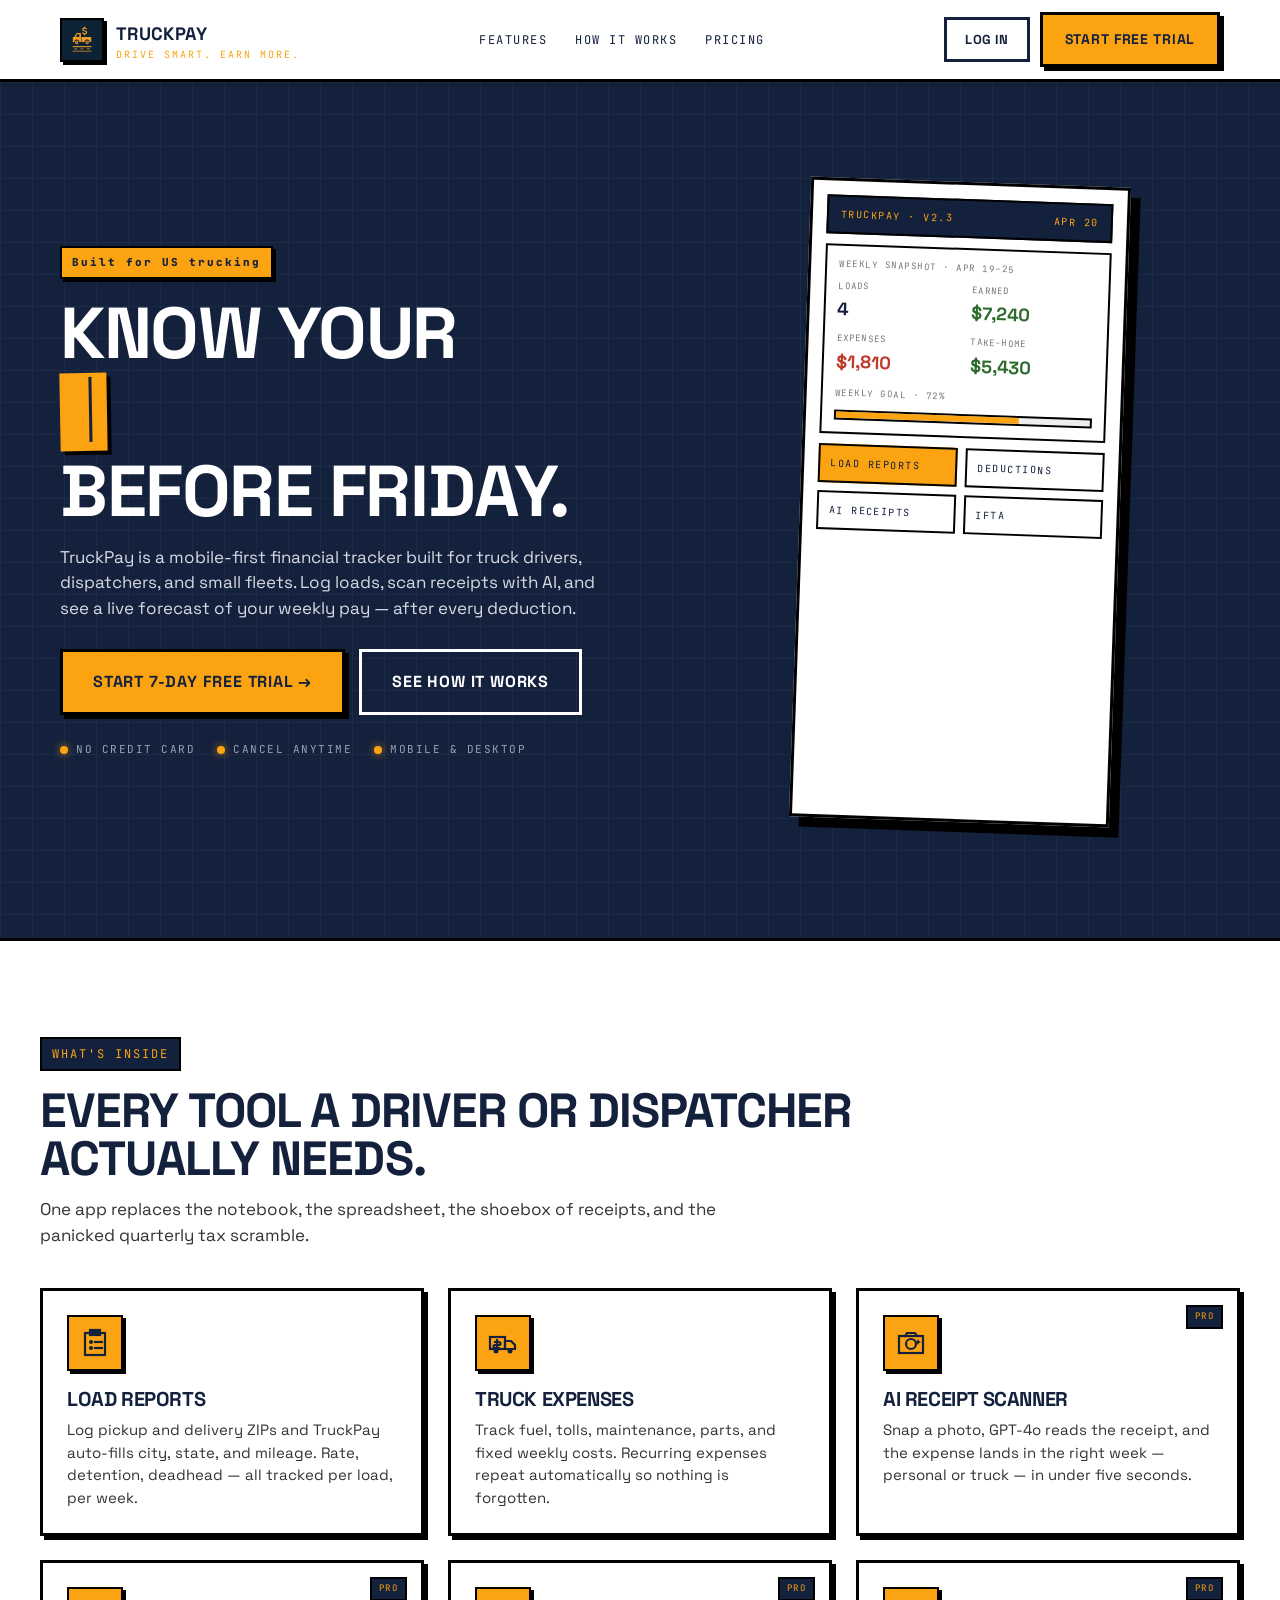
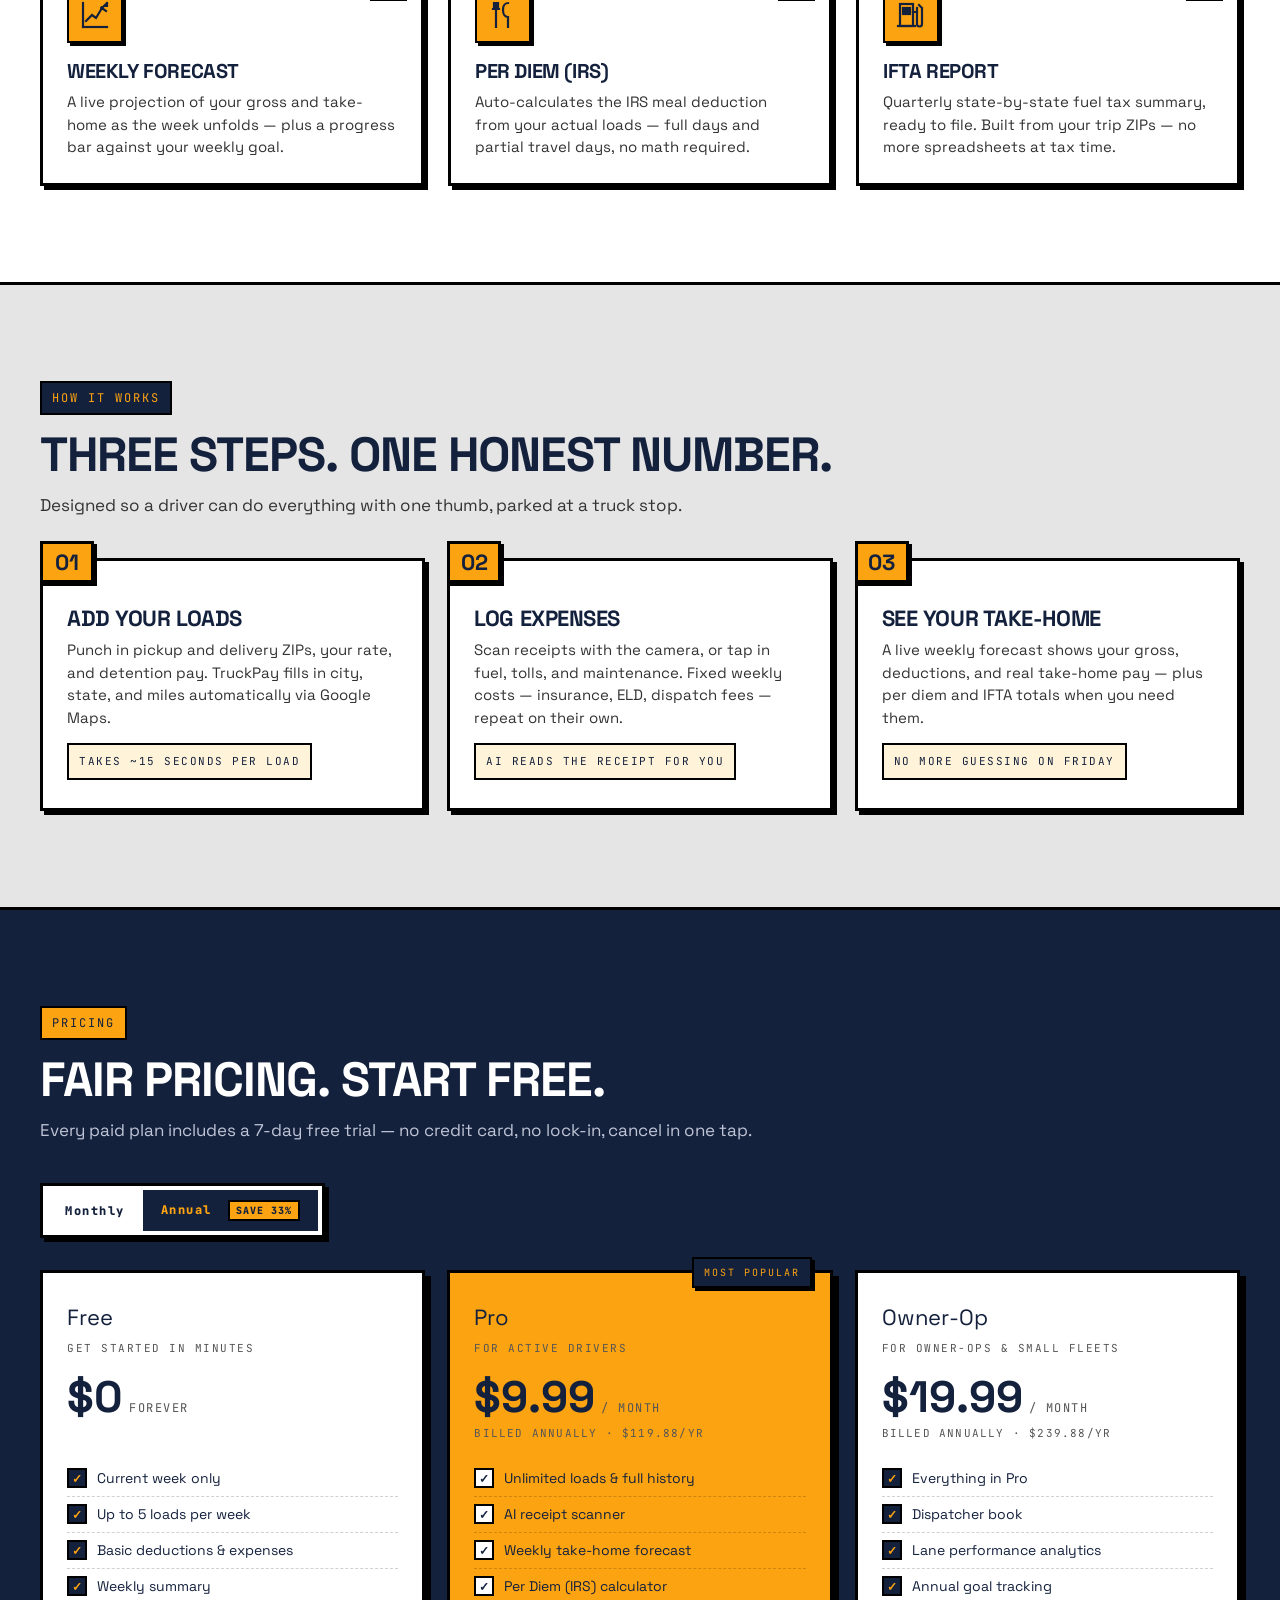
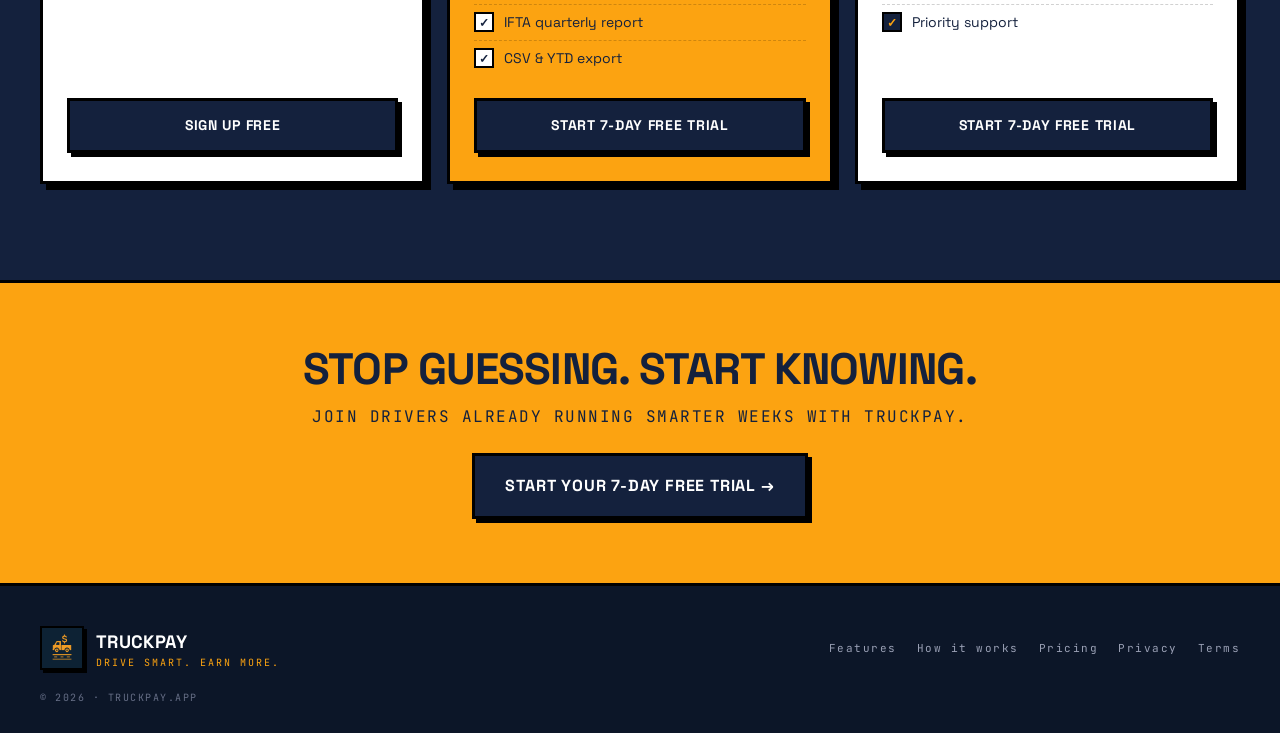
<file: landing-page/index.html>
<html lang="en">
<head>
  <meta charset="UTF-8" />
  <meta name="viewport" content="width=device-width, initial-scale=1.0" />
  <title>TruckPay &mdash; Drive Smart. Earn More.</title>
  <meta name="description" content="TruckPay is a mobile-first financial tracker for truck drivers, dispatchers, and small fleets. Track loads, expenses, IFTA, per diem, and real take-home pay." />
  <meta name="author" content="TruckPay" />

  <link rel="apple-touch-icon" sizes="180x180" href="../public/apple-touch-icon.png" />
  <link rel="icon" type="image/png" sizes="32x32" href="../public/favicon-32x32.png" />
  <link rel="icon" type="image/png" sizes="16x16" href="../public/favicon-16x16.png" />
  <link rel="shortcut icon" href="../public/favicon.ico" />

  <meta property="og:title" content="TruckPay - Drive Smart. Earn More." />
  <meta property="og:description" content="Know your real take-home before Friday." />
  <meta property="og:type" content="website" />
  <meta property="og:image" content="../public/logo.png" />

  <link rel="preconnect" href="https://fonts.googleapis.com" />
  <link rel="preconnect" href="https://fonts.gstatic.com" crossorigin />
  <link href="https://fonts.googleapis.com/css2?family=JetBrains+Mono:wght@400;700;800&family=Space+Grotesk:wght@400;500;700;800&display=swap" rel="stylesheet" />
  <style>
    :root {
      --navy: #14213d;
      --navy-deep: #0c1628;
      --orange: #fca311;
      --white: #ffffff;
      --light: #e5e5e5;
      --black: #000000;
      --green: #2d6a2d;
      --red: #c0392b;
      --mono: 'JetBrains Mono', monospace;
      --sans: 'Space Grotesk', sans-serif;
      --brutal-shadow: 6px 6px 0 0 var(--black);
      --brutal-shadow-sm: 4px 4px 0 0 var(--black);
      --brutal-shadow-lg: 10px 10px 0 0 var(--black);
    }
    * { box-sizing: border-box; margin: 0; padding: 0; }
    html { scroll-behavior: smooth; -webkit-text-size-adjust: 100%; }
    body {
      font-family: var(--sans); color: var(--black); background: var(--light); line-height: 1.5;
      background-image: linear-gradient(rgba(0,0,0,0.07) 1px, transparent 1px), linear-gradient(90deg, rgba(0,0,0,0.07) 1px, transparent 1px);
      background-size: 24px 24px; min-height: 100vh; overflow-x: hidden;
    }
    h1, h2, h3, h4 { font-family: var(--sans); font-weight: 800; text-transform: uppercase; letter-spacing: -0.02em; line-height: 1; }
    a { color: inherit; text-decoration: none; }
    img { display: block; max-width: 100%; }

    .nav { position: sticky; top: 0; z-index: 50; background: var(--white); border-bottom: 3px solid var(--black); box-shadow: 0 4px 0 0 rgba(0,0,0,0.08); }
    .nav-inner { max-width: 1200px; margin: 0 auto; padding: 12px 20px; display: flex; align-items: center; justify-content: space-between; gap: 12px; }
    .brand { display: flex; align-items: center; gap: 12px; color: var(--navy); }
    .brand-logo { width: 44px; height: 44px; border: 2px solid var(--black); box-shadow: 3px 3px 0 0 var(--black); object-fit: cover; transition: transform 0.25s ease; }
    .brand:hover .brand-logo { transform: rotate(-4deg) scale(1.05); }
    .brand-name { font-weight: 800; text-transform: uppercase; letter-spacing: 0.02em; font-size: 18px; color: var(--navy); }
    .brand-tag { color: var(--orange); font-family: var(--mono); font-size: 10px; letter-spacing: 2px; line-height: 1; display: block; margin-top: 3px; }
    .nav-links { display: none; gap: 28px; align-items: center; color: var(--navy); }
    .nav-links a { font-family: var(--mono); font-size: 12px; text-transform: uppercase; letter-spacing: 1.5px; transition: color 0.15s; position: relative; }
    .nav-links a::after { content: ''; position: absolute; left: 0; right: 0; bottom: -6px; height: 3px; background: var(--orange); transform: scaleX(0); transform-origin: left; transition: transform 0.2s ease; }
    .nav-links a:hover { color: var(--orange); }
    .nav-links a:hover::after { transform: scaleX(1); }
    .nav-cta { display: flex; gap: 10px; align-items: center; }

    .login-btn { display: inline-flex; align-items: center; gap: 8px; background: transparent; color: var(--navy); border: 3px solid var(--navy); padding: 10px 14px; font-family: var(--sans); font-weight: 800; text-transform: uppercase; letter-spacing: 0.05em; font-size: 13px; cursor: pointer; transition: background 0.15s ease, color 0.15s ease, transform 0.15s ease; }
    .login-btn:hover { background: var(--navy); color: var(--orange); transform: translateY(-1px); }
    .login-btn .login-label { display: none; }
    .login-btn svg { display: inline-block; }
    @media (min-width: 520px) {
      .login-btn .login-label { display: inline; }
      .login-btn svg { display: none; }
      .login-btn { padding: 10px 18px; }
    }

    .btn { display: inline-flex; align-items: center; justify-content: center; gap: 8px; font-family: var(--sans); font-weight: 800; text-transform: uppercase; letter-spacing: 0.05em; padding: 14px 22px; border: 3px solid var(--black); cursor: pointer; transition: transform 0.12s ease, box-shadow 0.12s ease, background 0.15s ease, color 0.15s ease; white-space: nowrap; font-size: 14px; }
    .btn-primary { background: var(--orange); color: var(--navy); box-shadow: var(--brutal-shadow-sm); }
    .btn-primary:hover { transform: translate(-2px, -2px); box-shadow: 6px 6px 0 0 var(--black); }
    .btn-primary:active { transform: translate(2px, 2px); box-shadow: 1px 1px 0 0 var(--black); }
    .btn-ghost { background: transparent; color: var(--white); border-color: var(--white); }
    .btn-ghost:hover { background: var(--white); color: var(--navy); }
    .btn-dark { background: var(--navy); color: var(--white); box-shadow: var(--brutal-shadow-sm); }
    .btn-dark:hover { transform: translate(-2px, -2px); box-shadow: 6px 6px 0 0 var(--black); background: var(--navy-deep); }
    .btn-lg { padding: 18px 30px; font-size: 16px; }

    .hero { position: relative; overflow: hidden; background: var(--navy); color: var(--white); border-bottom: 3px solid var(--black); }
    .hero::before { content: ''; position: absolute; inset: 0; background-image: linear-gradient(rgba(255,255,255,0.04) 1px, transparent 1px), linear-gradient(90deg, rgba(255,255,255,0.04) 1px, transparent 1px); background-size: 32px 32px; pointer-events: none; }
    .hero-inner { position: relative; max-width: 1200px; margin: 0 auto; padding: 56px 20px 72px; display: grid; grid-template-columns: 1fr; gap: 40px; align-items: center; }
    .eyebrow { display: inline-block; background: var(--orange); color: var(--navy); font-family: var(--mono); font-weight: 800; font-size: 11px; letter-spacing: 2px; padding: 6px 10px; border: 2px solid var(--black); box-shadow: 3px 3px 0 0 var(--black); margin-bottom: 18px; }
    .hero h1 { font-size: clamp(40px, 8vw, 72px); color: var(--white); margin-bottom: 18px; }
    .hero h1 .hl { background: var(--orange); color: var(--navy); padding: 2px 10px 4px; display: inline-block; line-height: 1; box-shadow: 4px 4px 0 0 var(--black); transform: rotate(-1deg); margin: 4px 0; min-width: 1ch; white-space: nowrap; }
    .hero h1 .hl #typed { display: inline-block; line-height: 1; vertical-align: baseline; }
    .hero h1 .hl #typed:empty::before { content: '\00a0'; }
    .hero h1 .hl .caret { display: inline-block; width: 3px; height: 0.9em; background: var(--navy); margin-left: 2px; vertical-align: -0.08em; animation: blink 0.9s steps(2) infinite; }
    @keyframes blink { 0%, 50% { opacity: 1; } 50.01%, 100% { opacity: 0; } }
    .hero p.lead { font-size: 17px; color: #d7dae3; max-width: 560px; margin-bottom: 28px; }
    .hero-cta { display: flex; gap: 14px; flex-wrap: wrap; margin-bottom: 26px; }
    .hero-trust { display: flex; gap: 22px; flex-wrap: wrap; align-items: center; font-family: var(--mono); font-size: 11px; letter-spacing: 1.5px; color: #9aa0b5; }
    .hero-trust span { display: inline-flex; align-items: center; gap: 8px; }
    .hero-trust .dot { display: inline-block; width: 8px; height: 8px; border-radius: 50%; background: var(--orange); box-shadow: 0 0 8px rgba(252,163,17,0.7); }
    .hero-trust span:nth-child(1) .dot { animation: flicker 2.4s infinite 0s; }
    .hero-trust span:nth-child(2) .dot { animation: flicker 2.4s infinite 0.8s; }
    .hero-trust span:nth-child(3) .dot { animation: flicker 2.4s infinite 1.6s; }
    @keyframes flicker {
      0%, 18%, 22%, 50%, 54%, 100% { opacity: 1; box-shadow: 0 0 10px rgba(252,163,17,0.9); }
      20%, 52% { opacity: 0.2; box-shadow: 0 0 2px rgba(252,163,17,0.2); }
      70% { opacity: 0.8; box-shadow: 0 0 14px rgba(252,163,17,1); }
    }

    .phone-wrap { position: relative; display: flex; justify-content: center; padding: 20px 0; }
    .phone { width: min(320px, 88%); aspect-ratio: 9 / 18; background: var(--white); border: 3px solid var(--black); box-shadow: var(--brutal-shadow-lg); padding: 14px; display: flex; flex-direction: column; gap: 10px; transform: rotate(2deg); animation: phoneFloat 6s ease-in-out infinite; }
    @keyframes phoneFloat { 0%, 100% { transform: rotate(2deg) translateY(0); } 50% { transform: rotate(2deg) translateY(-6px); } }
    .phone-header { background: var(--navy); color: var(--orange); padding: 10px 12px; font-family: var(--mono); font-size: 10px; letter-spacing: 1.5px; display: flex; justify-content: space-between; border: 2px solid var(--black); }
    .snap { border: 2px solid var(--black); background: var(--white); padding: 12px; color: var(--navy); }
    .snap-title { font-family: var(--mono); font-size: 9px; letter-spacing: 1.5px; color: #777; }
    .snap-row { display: grid; grid-template-columns: 1fr 1fr; gap: 10px; margin-top: 8px; }
    .snap-cell { display: flex; flex-direction: column; gap: 2px; }
    .snap-label { font-family: var(--mono); font-size: 9px; letter-spacing: 1.2px; color: #777; }
    .snap-val { font-weight: 800; font-size: 18px; color: var(--navy); }
    .snap-val.pos { color: var(--green); }
    .snap-val.neg { color: var(--red); }
    .goalbar { height: 10px; background: #eee; border: 2px solid var(--black); margin-top: 10px; overflow: hidden; }
    .goalbar > span { display: block; height: 100%; background: var(--orange); width: 72%; animation: goalGrow 1.4s ease-out 0.6s both; transform-origin: left; }
    @keyframes goalGrow { from { transform: scaleX(0); } to { transform: scaleX(1); } }
    .tiles { display: grid; grid-template-columns: 1fr 1fr; gap: 8px; }
    .tile-m { border: 2px solid var(--black); padding: 10px; font-family: var(--mono); font-size: 10px; letter-spacing: 1.5px; background: var(--white); color: var(--navy); }
    .tile-m.accent { background: var(--orange); }

    section { padding: 72px 20px; border-bottom: 3px solid var(--black); }
    .wrap { max-width: 1200px; margin: 0 auto; }
    .section-head { margin-bottom: 40px; text-align: left; }
    .section-kicker { display: inline-block; font-family: var(--mono); font-size: 12px; letter-spacing: 2px; background: var(--navy); color: var(--orange); padding: 6px 10px; border: 2px solid var(--black); margin-bottom: 16px; }
    .section-title { font-size: clamp(32px, 5vw, 48px); color: var(--navy); max-width: 820px; }
    .section-sub { margin-top: 14px; font-size: 17px; color: #333; max-width: 720px; }

    .features { background: var(--white); }
    .feature-grid { display: grid; grid-template-columns: 1fr; gap: 18px; }
    .feature { background: var(--white); border: 3px solid var(--black); padding: 24px; box-shadow: var(--brutal-shadow-sm); transition: transform 0.15s ease, box-shadow 0.15s ease; position: relative; }
    .feature:hover { transform: translate(-3px, -3px); box-shadow: 8px 8px 0 0 var(--black); }
    .feature .f-icon { width: 56px; height: 56px; background: var(--orange); border: 2px solid var(--black); display: grid; place-items: center; margin-bottom: 18px; box-shadow: 3px 3px 0 0 var(--black); transition: transform 0.25s ease; }
    .feature:hover .f-icon { transform: rotate(-6deg) scale(1.08); }
    .feature .f-icon svg { width: 32px; height: 32px; stroke: var(--navy); fill: none; stroke-width: 2.2; stroke-linecap: square; stroke-linejoin: miter; }
    .feature h3 { font-size: 20px; color: var(--navy); margin-bottom: 10px; }
    .feature p { color: #333; font-size: 15px; }
    .feature .f-tag { position: absolute; top: 14px; right: 14px; font-family: var(--mono); font-size: 9px; letter-spacing: 1.5px; background: var(--navy); color: var(--orange); padding: 3px 7px; border: 2px solid var(--black); }

    .how { background: var(--light); }
    .steps { display: grid; grid-template-columns: 1fr; gap: 22px; margin-top: 20px; }
    .step { background: var(--white); border: 3px solid var(--black); padding: 28px 24px; box-shadow: var(--brutal-shadow-sm); position: relative; transition: transform 0.15s ease, box-shadow 0.15s ease; }
    .step:hover { transform: translate(-3px, -3px); box-shadow: 8px 8px 0 0 var(--black); }
    .step-num { position: absolute; top: -20px; left: -3px; background: var(--orange); color: var(--navy); border: 3px solid var(--black); font-family: var(--sans); font-weight: 800; font-size: 22px; width: 54px; height: 42px; display: grid; place-items: center; box-shadow: 3px 3px 0 0 var(--black); }
    .step h3 { font-size: 22px; color: var(--navy); margin: 18px 0 10px; }
    .step p { color: #333; font-size: 15px; }
    .step .tip { margin-top: 14px; font-family: var(--mono); font-size: 11px; letter-spacing: 1.5px; color: var(--navy); background: #fff4d9; border: 2px solid var(--black); padding: 8px 10px; display: inline-block; }

    .pricing { background: var(--navy); color: var(--white); }
    .pricing .section-title { color: var(--white); }
    .pricing .section-sub { color: #bfc5d6; }
    .pricing .section-kicker { background: var(--orange); color: var(--navy); border-color: var(--black); }
    .toggle { display: inline-flex; background: var(--white); border: 3px solid var(--black); padding: 4px; box-shadow: var(--brutal-shadow-sm); margin-bottom: 32px; }
    .toggle button { background: transparent; color: var(--navy); border: none; font-family: var(--mono); font-weight: 800; font-size: 12px; letter-spacing: 1.5px; padding: 10px 18px; cursor: pointer; transition: background 0.15s ease, color 0.15s ease; }
    .toggle button.active { background: var(--navy); color: var(--orange); }
    .save-badge { display: inline-block; margin-left: 8px; background: var(--orange); color: var(--navy); font-family: var(--mono); font-size: 10px; padding: 2px 6px; border: 2px solid var(--black); letter-spacing: 1px; }
    .plans { display: grid; grid-template-columns: 1fr; gap: 22px; }
    .plan { background: var(--white); color: var(--navy); border: 3px solid var(--black); padding: 28px 24px; box-shadow: var(--brutal-shadow); display: flex; flex-direction: column; position: relative; transition: transform 0.2s ease, box-shadow 0.2s ease; }
    .plan:hover { transform: translate(-3px, -3px); box-shadow: 10px 10px 0 0 var(--black); }
    .plan.featured { background: var(--orange); transform: translateY(-6px); }
    .plan.featured:hover { transform: translate(-3px, -9px); }
    .plan.featured .plan-ribbon { position: absolute; top: -16px; right: 18px; background: var(--navy); color: var(--orange); font-family: var(--mono); font-size: 10px; letter-spacing: 2px; padding: 6px 10px; border: 2px solid var(--black); box-shadow: 3px 3px 0 0 var(--black); }
    .plan-name { font-size: 22px; color: var(--navy); margin-bottom: 6px; }
    .plan-desc { font-family: var(--mono); font-size: 11px; letter-spacing: 1.5px; color: #555; margin-bottom: 18px; }
    .plan-price { display: flex; align-items: baseline; gap: 6px; margin-bottom: 6px; }
    .plan-price .amt { font-size: 44px; font-weight: 800; color: var(--navy); line-height: 1; }
    .plan-price .per { font-family: var(--mono); font-size: 12px; letter-spacing: 1.5px; color: #555; }
    .plan-note { font-family: var(--mono); font-size: 11px; letter-spacing: 1.2px; color: #555; margin-bottom: 20px; min-height: 16px; }
    .plan ul { list-style: none; margin: 0 0 22px; padding: 0; flex: 1; }
    .plan li { display: flex; gap: 10px; align-items: flex-start; font-size: 14px; padding: 7px 0; border-top: 1px dashed rgba(0,0,0,0.18); }
    .plan li:first-child { border-top: none; }
    .plan li .check { flex-shrink: 0; width: 20px; height: 20px; background: var(--navy); color: var(--orange); border: 2px solid var(--black); display: grid; place-items: center; font-size: 12px; font-weight: 800; }
    .plan.featured li .check { background: var(--white); color: var(--navy); }
    .plan .btn { width: 100%; }

    .cta-banner { background: var(--orange); padding: 64px 20px; border-bottom: 3px solid var(--black); text-align: center; }
    .cta-banner h2 { font-size: clamp(30px, 5vw, 44px); color: var(--navy); margin-bottom: 14px; }
    .cta-banner p { color: var(--navy); font-size: 16px; margin-bottom: 24px; font-family: var(--mono); letter-spacing: 1.5px; }

    footer { background: var(--navy-deep); color: #9aa0b5; padding: 40px 20px 28px; }
    .foot-inner { max-width: 1200px; margin: 0 auto; display: flex; flex-direction: column; gap: 20px; }
    .foot-row { display: flex; flex-wrap: wrap; justify-content: space-between; gap: 18px; align-items: center; }
    .foot-links { display: flex; gap: 20px; flex-wrap: wrap; font-family: var(--mono); font-size: 11px; letter-spacing: 1.5px; }
    .foot-links a { transition: color 0.15s ease; }
    .foot-links a:hover { color: var(--orange); }
    .foot-copy { font-family: var(--mono); font-size: 10px; letter-spacing: 1.5px; color: #666e86; }

    @media (min-width: 720px) {
      .nav-links { display: flex; }
      .feature-grid { grid-template-columns: repeat(2, 1fr); }
      .steps { grid-template-columns: repeat(3, 1fr); }
    }
    @media (min-width: 960px) {
      .hero-inner { grid-template-columns: 1.15fr 1fr; padding: 80px 20px 96px; }
      .feature-grid { grid-template-columns: repeat(3, 1fr); gap: 24px; }
      .plans { grid-template-columns: repeat(3, 1fr); }
      section { padding: 96px 20px; }
    }
    @media (max-width: 520px) {
      .hero h1 { font-size: 38px; }
      .plan-price .amt { font-size: 36px; }
      .btn-lg { padding: 16px 22px; font-size: 14px; }
    }

    .hero-copy > * { opacity: 0; transform: translateY(14px); animation: rise 0.7s cubic-bezier(.2,.7,.3,1) forwards; }
    .hero-copy > *:nth-child(1) { animation-delay: 0.05s; }
    .hero-copy > *:nth-child(2) { animation-delay: 0.18s; }
    .hero-copy > *:nth-child(3) { animation-delay: 0.32s; }
    .hero-copy > *:nth-child(4) { animation-delay: 0.46s; }
    .hero-copy > *:nth-child(5) { animation-delay: 0.60s; }
    @keyframes rise { to { opacity: 1; transform: translateY(0); } }

    .reveal { opacity: 0; transform: translateY(22px); transition: opacity 0.6s ease, transform 0.6s cubic-bezier(.2,.7,.3,1); }
    .reveal.in { opacity: 1; transform: translateY(0); }

    @media (prefers-reduced-motion: reduce) {
      *, *::before, *::after { animation-duration: 0.001ms \!important; animation-iteration-count: 1 \!important; transition-duration: 0.001ms \!important; }
      .reveal { opacity: 1; transform: none; }
      .hero-copy > * { opacity: 1; transform: none; }
      .phone { animation: none; }
    }
  </style>
</head>
<body>
  <header class="nav">
    <div class="nav-inner">
      <a href="#top" class="brand" aria-label="TruckPay home">
        <img src="../public/logo.png" alt="TruckPay logo" class="brand-logo" />
        <span>
          <span class="brand-name">TruckPay</span>
          <span class="brand-tag">DRIVE SMART. EARN MORE.</span>
        </span>
      </a>
      <nav class="nav-links" aria-label="Primary">
        <a href="#features">Features</a>
        <a href="#how">How it works</a>
        <a href="#pricing">Pricing</a>
      </nav>
      <div class="nav-cta">
        <a href="#" class="login-btn" aria-label="Log in">
          <svg width="18" height="18" viewBox="0 0 24 24" fill="none" stroke="currentColor" stroke-width="2.5" stroke-linecap="square" stroke-linejoin="miter" aria-hidden="true">
            <path d="M15 3 h4 a2 2 0 0 1 2 2 v14 a2 2 0 0 1 -2 2 h-4" />
            <polyline points="10 17 15 12 10 7" />
            <line x1="15" y1="12" x2="3" y2="12" />
          </svg>
          <span class="login-label">Log In</span>
        </a>
        <a href="#pricing" class="btn btn-primary">Start Free Trial</a>
      </div>
    </div>
  </header>

  <main id="top" class="hero">
    <div class="hero-inner">
      <div class="hero-copy">
        <span class="eyebrow">Built for US trucking</span>
        <h1>
          Know your <br /> <span class="hl"><span id="typed">real take-home</span><span class="caret"></span></span><br /> before Friday.
        </h1>
        <p class="lead">
          TruckPay is a mobile-first financial tracker built for truck drivers, dispatchers, and small fleets.
          Log loads, scan receipts with AI, and see a live forecast of your weekly pay &mdash; after every deduction.
        </p>
        <div class="hero-cta">
          <a href="#pricing" class="btn btn-primary btn-lg">Start 7-Day Free Trial &rarr;</a>
          <a href="#how" class="btn btn-ghost btn-lg">See How It Works</a>
        </div>
        <div class="hero-trust">
          <span><span class="dot"></span>NO CREDIT CARD</span>
          <span><span class="dot"></span>CANCEL ANYTIME</span>
          <span><span class="dot"></span>MOBILE &amp; DESKTOP</span>
        </div>
      </div>

      <div class="phone-wrap" aria-hidden="true">
        <div class="phone">
          <div class="phone-header">
            <span>TRUCKPAY &middot; V2.3</span>
            <span>APR 20</span>
          </div>
          <div class="snap">
            <div class="snap-title">WEEKLY SNAPSHOT &middot; APR 19&ndash;25</div>
            <div class="snap-row">
              <div class="snap-cell"><span class="snap-label">LOADS</span><span class="snap-val">4</span></div>
              <div class="snap-cell"><span class="snap-label">EARNED</span><span class="snap-val pos">$7,240</span></div>
              <div class="snap-cell"><span class="snap-label">EXPENSES</span><span class="snap-val neg">$1,810</span></div>
              <div class="snap-cell"><span class="snap-label">TAKE-HOME</span><span class="snap-val pos">$5,430</span></div>
            </div>
            <div class="snap-title" style="margin-top:12px;">WEEKLY GOAL &middot; 72%</div>
            <div class="goalbar"><span></span></div>
          </div>
          <div class="tiles">
            <div class="tile-m accent">LOAD REPORTS</div>
            <div class="tile-m">DEDUCTIONS</div>
            <div class="tile-m">AI RECEIPTS</div>
            <div class="tile-m">IFTA</div>
          </div>
        </div>
      </div>
    </div>
  </main>
  <section id="features" class="features">
    <div class="wrap">
      <div class="section-head">
        <span class="section-kicker">WHAT'S INSIDE</span>
        <h2 class="section-title">Every tool a driver or dispatcher actually needs.</h2>
        <p class="section-sub">One app replaces the notebook, the spreadsheet, the shoebox of receipts, and the panicked quarterly tax scramble.</p>
      </div>
      <div class="feature-grid">

        <div class="feature reveal">
          <div class="f-icon" aria-hidden="true">
            <svg viewBox="0 0 32 32">
              <rect x="6" y="6" width="20" height="22" />
              <rect x="11" y="3" width="10" height="5" fill="#14213d" stroke="#14213d" />
              <circle cx="12" cy="15" r="2" fill="#14213d" stroke="none" />
              <line x1="16" y1="15" x2="23" y2="15" />
              <circle cx="12" cy="21" r="2" fill="#14213d" stroke="none" />
              <line x1="16" y1="21" x2="23" y2="21" />
            </svg>
          </div>
          <h3>Load Reports</h3>
          <p>Log pickup and delivery ZIPs and TruckPay auto-fills city, state, and mileage. Rate, detention, deadhead &mdash; all tracked per load, per week.</p>
        </div>

        <div class="feature reveal">
          <div class="f-icon" aria-hidden="true">
            <svg viewBox="0 0 32 32">
              <rect x="3" y="10" width="15" height="12" />
              <path d="M18 14 h6 l4 4 v4 H18 z" />
              <circle cx="9" cy="24" r="2.5" fill="#14213d" stroke="none" />
              <circle cx="23" cy="24" r="2.5" fill="#14213d" stroke="none" />
              <path d="M10 13 v6 M8 15 h4 a1.5 1.5 0 0 1 0 3 h-4 a1.5 1.5 0 0 0 0 3 h4" stroke="#14213d" />
            </svg>
          </div>
          <h3>Truck Expenses</h3>
          <p>Track fuel, tolls, maintenance, parts, and fixed weekly costs. Recurring expenses repeat automatically so nothing is forgotten.</p>
        </div>

        <div class="feature reveal">
          <div class="f-icon" aria-hidden="true">
            <svg viewBox="0 0 32 32">
              <rect x="4" y="9" width="24" height="17" />
              <path d="M10 9 l2-3 h8 l2 3" />
              <circle cx="16" cy="17" r="5" />
              <path d="M23 12 l1 2 2 1 -2 1 -1 2 -1-2 -2-1 2-1 z" fill="#14213d" stroke="none" />
            </svg>
          </div>
          <span class="f-tag">PRO</span>
          <h3>AI Receipt Scanner</h3>
          <p>Snap a photo, GPT-4o reads the receipt, and the expense lands in the right week &mdash; personal or truck &mdash; in under five seconds.</p>
        </div>

        <div class="feature reveal">
          <div class="f-icon" aria-hidden="true">
            <svg viewBox="0 0 32 32">
              <polyline points="4,28 4,4" />
              <polyline points="4,28 28,28" />
              <polyline points="7,22 13,16 17,19 23,9 27,12" />
              <circle cx="23" cy="9" r="2" fill="#14213d" stroke="none" />
              <path d="M25 7 l3-3 M28 4 v3 h-3" stroke="#14213d" />
            </svg>
          </div>
          <span class="f-tag">PRO</span>
          <h3>Weekly Forecast</h3>
          <p>A live projection of your gross and take-home as the week unfolds &mdash; plus a progress bar against your weekly goal.</p>
        </div>

        <div class="feature reveal">
          <div class="f-icon" aria-hidden="true">
            <svg viewBox="0 0 32 32">
              <path d="M9 4 v10 M7 4 v6 M11 4 v6 M6 10 h6 M9 14 v14" />
              <path d="M21 4 c-3 0 -5 3 -5 7 c0 4 2 7 5 7 v10" />
            </svg>
          </div>
          <span class="f-tag">PRO</span>
          <h3>Per Diem (IRS)</h3>
          <p>Auto-calculates the IRS meal deduction from your actual loads &mdash; full days and partial travel days, no math required.</p>
        </div>

        <div class="feature reveal">
          <div class="f-icon" aria-hidden="true">
            <svg viewBox="0 0 32 32">
              <rect x="5" y="5" width="13" height="22" />
              <line x1="3" y1="27" x2="20" y2="27" />
              <rect x="8" y="9" width="7" height="6" fill="#14213d" stroke="#14213d" />
              <path d="M18 13 h4 v12 a2.5 2.5 0 0 0 5 0 V9 l-3-3" />
              <line x1="22" y1="9" x2="22" y2="13" />
            </svg>
          </div>
          <span class="f-tag">PRO</span>
          <h3>IFTA Report</h3>
          <p>Quarterly state-by-state fuel tax summary, ready to file. Built from your trip ZIPs &mdash; no more spreadsheets at tax time.</p>
        </div>

      </div>
    </div>
  </section>
  <section id="how" class="how">
    <div class="wrap">
      <div class="section-head">
        <span class="section-kicker">HOW IT WORKS</span>
        <h2 class="section-title">Three steps. One honest number.</h2>
        <p class="section-sub">Designed so a driver can do everything with one thumb, parked at a truck stop.</p>
      </div>
      <div class="steps">
        <div class="step reveal">
          <div class="step-num">01</div>
          <h3>Add your loads</h3>
          <p>Punch in pickup and delivery ZIPs, your rate, and detention pay. TruckPay fills in city, state, and miles automatically via Google Maps.</p>
          <span class="tip">TAKES ~15 SECONDS PER LOAD</span>
        </div>
        <div class="step reveal">
          <div class="step-num">02</div>
          <h3>Log expenses</h3>
          <p>Scan receipts with the camera, or tap in fuel, tolls, and maintenance. Fixed weekly costs &mdash; insurance, ELD, dispatch fees &mdash; repeat on their own.</p>
          <span class="tip">AI READS THE RECEIPT FOR YOU</span>
        </div>
        <div class="step reveal">
          <div class="step-num">03</div>
          <h3>See your take-home</h3>
          <p>A live weekly forecast shows your gross, deductions, and real take-home pay &mdash; plus per diem and IFTA totals when you need them.</p>
          <span class="tip">NO MORE GUESSING ON FRIDAY</span>
        </div>
      </div>
    </div>
  </section>

  <section id="pricing" class="pricing">
    <div class="wrap">
      <div class="section-head">
        <span class="section-kicker">PRICING</span>
        <h2 class="section-title">Fair pricing. Start free.</h2>
        <p class="section-sub">Every paid plan includes a 7-day free trial &mdash; no credit card, no lock-in, cancel in one tap.</p>
      </div>
      <div class="toggle" role="tablist" aria-label="Billing period">
        <button type="button" data-period="monthly">Monthly</button>
        <button type="button" data-period="annual" class="active">Annual <span class="save-badge">SAVE 33%</span></button>
      </div>
      <div class="plans">

        <div class="plan reveal">
          <div class="plan-name">Free</div>
          <div class="plan-desc">GET STARTED IN MINUTES</div>
          <div class="plan-price"><span class="amt">$0</span><span class="per">FOREVER</span></div>
          <div class="plan-note">&nbsp;</div>
          <ul>
            <li><span class="check">&#10003;</span> Current week only</li>
            <li><span class="check">&#10003;</span> Up to 5 loads per week</li>
            <li><span class="check">&#10003;</span> Basic deductions &amp; expenses</li>
            <li><span class="check">&#10003;</span> Weekly summary</li>
          </ul>
          <a href="#" class="btn btn-dark">Sign Up Free</a>
        </div>

        <div class="plan featured reveal">
          <span class="plan-ribbon">MOST POPULAR</span>
          <div class="plan-name">Pro</div>
          <div class="plan-desc">FOR ACTIVE DRIVERS</div>
          <div class="plan-price">
            <span class="amt" data-monthly="$14.99" data-annual="$9.99">$9.99</span>
            <span class="per" data-monthly="/ MONTH" data-annual="/ MONTH">/ MONTH</span>
          </div>
          <div class="plan-note" data-monthly="BILLED MONTHLY" data-annual="BILLED ANNUALLY &middot; $119.88/YR">BILLED ANNUALLY &middot; $119.88/YR</div>
          <ul>
            <li><span class="check">&#10003;</span> Unlimited loads &amp; full history</li>
            <li><span class="check">&#10003;</span> AI receipt scanner</li>
            <li><span class="check">&#10003;</span> Weekly take-home forecast</li>
            <li><span class="check">&#10003;</span> Per Diem (IRS) calculator</li>
            <li><span class="check">&#10003;</span> IFTA quarterly report</li>
            <li><span class="check">&#10003;</span> CSV &amp; YTD export</li>
          </ul>
          <a href="#" class="btn btn-dark">Start 7-Day Free Trial</a>
        </div>

        <div class="plan reveal">
          <div class="plan-name">Owner-Op</div>
          <div class="plan-desc">FOR OWNER-OPS &amp; SMALL FLEETS</div>
          <div class="plan-price">
            <span class="amt" data-monthly="$29.99" data-annual="$19.99">$19.99</span>
            <span class="per" data-monthly="/ MONTH" data-annual="/ MONTH">/ MONTH</span>
          </div>
          <div class="plan-note" data-monthly="BILLED MONTHLY" data-annual="BILLED ANNUALLY &middot; $239.88/YR">BILLED ANNUALLY &middot; $239.88/YR</div>
          <ul>
            <li><span class="check">&#10003;</span> Everything in Pro</li>
            <li><span class="check">&#10003;</span> Dispatcher book</li>
            <li><span class="check">&#10003;</span> Lane performance analytics</li>
            <li><span class="check">&#10003;</span> Annual goal tracking</li>
            <li><span class="check">&#10003;</span> Priority support</li>
          </ul>
          <a href="#" class="btn btn-dark">Start 7-Day Free Trial</a>
        </div>

      </div>
    </div>
  </section>
  <section class="cta-banner">
    <div class="wrap">
      <h2>Stop guessing. Start knowing.</h2>
      <p>JOIN DRIVERS ALREADY RUNNING SMARTER WEEKS WITH TRUCKPAY.</p>
      <a href="#" class="btn btn-dark btn-lg">Start Your 7-Day Free Trial &rarr;</a>
    </div>
  </section>

  <footer>
    <div class="foot-inner">
      <div class="foot-row">
        <div class="brand" style="color: var(--white);">
          <img src="../public/logo.png" alt="TruckPay logo" class="brand-logo" />
          <span>
            <span class="brand-name" style="color: var(--white);">TruckPay</span>
            <span class="brand-tag">DRIVE SMART. EARN MORE.</span>
          </span>
        </div>
        <div class="foot-links">
          <a href="#features">Features</a>
          <a href="#how">How it works</a>
          <a href="#pricing">Pricing</a>
          <a href="../public/privacy-policy.html">Privacy</a>
          <a href="../public/terms-of-service.html">Terms</a>
        </div>
      </div>
      <div class="foot-copy">&copy; 2026 &middot; TRUCKPAY.APP</div>
    </div>
  </footer>

  <script>
    (function () {
      var buttons = document.querySelectorAll('.toggle button');
      var amts = document.querySelectorAll('.plan-price .amt[data-monthly]');
      var pers = document.querySelectorAll('.plan-price .per[data-monthly]');
      var notes = document.querySelectorAll('.plan-note[data-monthly]');
      function setPeriod(period) {
        buttons.forEach(function (b) { b.classList.toggle('active', b.dataset.period === period); });
        amts.forEach(function (el) { el.textContent = el.dataset[period]; });
        pers.forEach(function (el) { el.textContent = el.dataset[period]; });
        notes.forEach(function (el) { el.textContent = el.dataset[period]; });
      }
      buttons.forEach(function (btn) { btn.addEventListener('click', function () { setPeriod(btn.dataset.period); }); });
    })();

    (function () {
      var target = document.getElementById('typed');
      if (!target) return;
      var reduceMotion = window.matchMedia('(prefers-reduced-motion: reduce)').matches;
      if (reduceMotion) { target.textContent = 'real take-home'; return; }
      var phrases = ['real take-home','profit per mile','fuel costs','load margins'];
      var TYPE_MS = 70, DELETE_MS = 38, HOLD_MS = 1500, BEFORE_TYPE_MS = 400;
      var idx = 0, charIdx = phrases[0].length, deleting = true;
      function tick() {
        var word = phrases[idx];
        if (!deleting) {
          charIdx++;
          target.textContent = word.slice(0, charIdx);
          if (charIdx === word.length) { deleting = true; setTimeout(tick, HOLD_MS); return; }
          setTimeout(tick, TYPE_MS);
        } else {
          charIdx--;
          target.textContent = word.slice(0, charIdx);
          if (charIdx === 0) { deleting = false; idx = (idx + 1) % phrases.length; setTimeout(tick, BEFORE_TYPE_MS); return; }
          setTimeout(tick, DELETE_MS);
        }
      }
      target.textContent = phrases[0];
      setTimeout(tick, HOLD_MS);
    })();

    (function () {
      var els = document.querySelectorAll('.reveal');
      if (!('IntersectionObserver' in window) || els.length === 0) {
        els.forEach(function (el) { el.classList.add('in'); });
        return;
      }
      var arr = Array.prototype.slice.call(els);
      var io = new IntersectionObserver(function (entries) {
        entries.forEach(function (entry) {
          if (entry.isIntersecting) {
            var delay = (arr.indexOf(entry.target) % 3) * 80;
            setTimeout(function () { entry.target.classList.add('in'); }, delay);
            io.unobserve(entry.target);
          }
        });
      }, { threshold: 0.15, rootMargin: '0px 0px -40px 0px' });
      els.forEach(function (el) { io.observe(el); });
    })();
  </script>
</body>
</html>
</file>
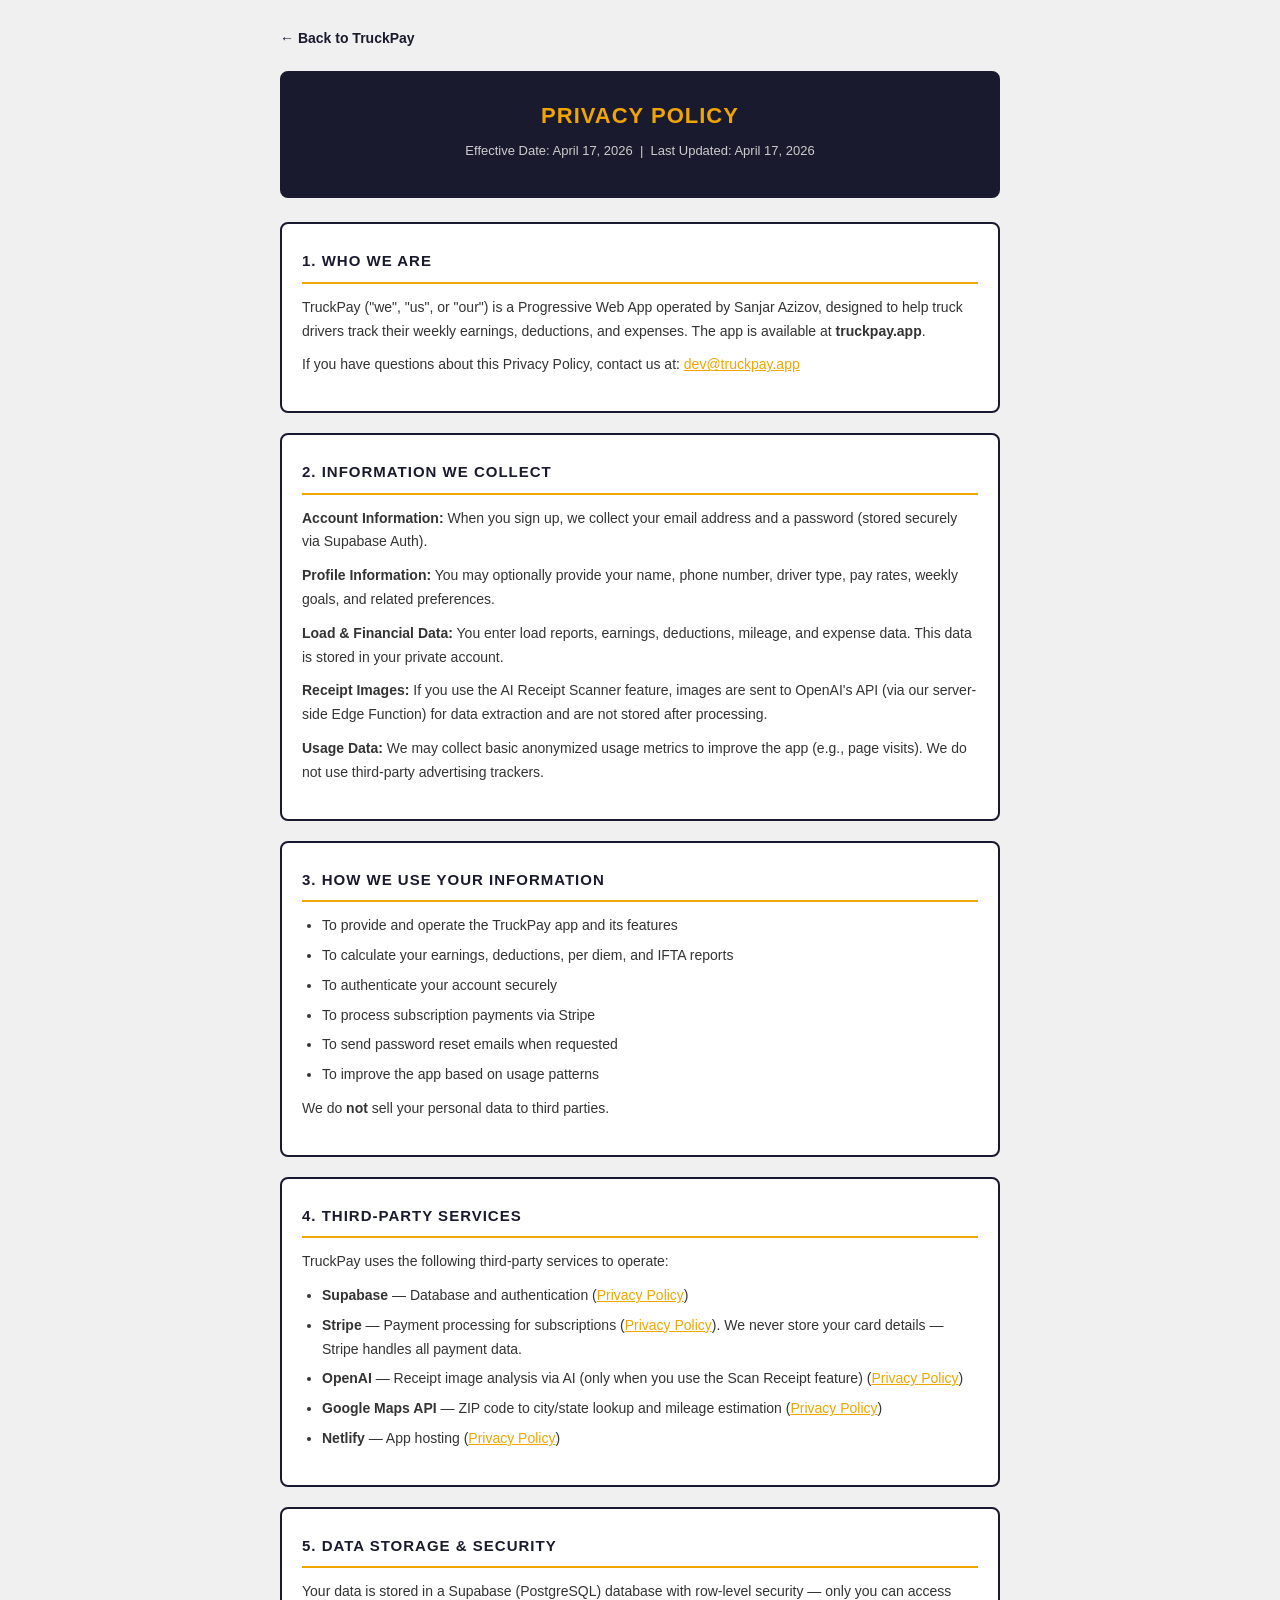
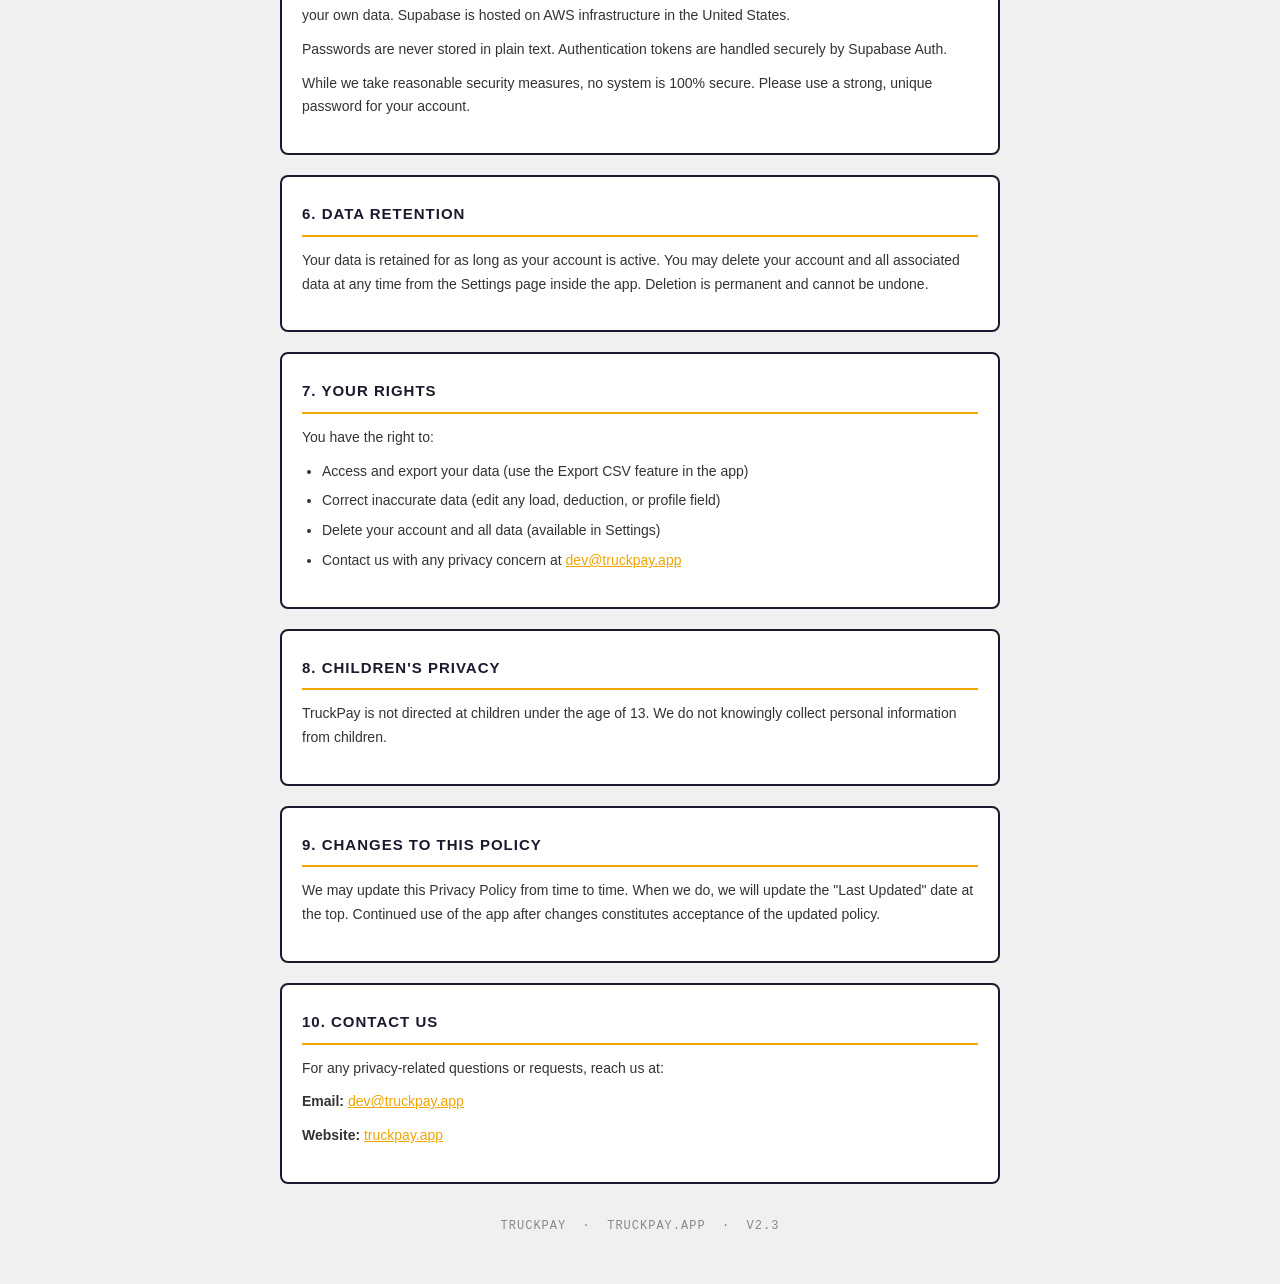
<file: public/privacy-policy.html>
<!DOCTYPE html>
<html lang="en">
<head>
  <meta charset="UTF-8" />
  <meta name="viewport" content="width=device-width, initial-scale=1.0" />
  <title>Privacy Policy — TruckPay</title>
  <style>
    * { box-sizing: border-box; margin: 0; padding: 0; }
    body {
      font-family: -apple-system, BlinkMacSystemFont, 'Segoe UI', sans-serif;
      background: #f0f0f0;
      color: #1a1a2e;
      line-height: 1.7;
      padding: 24px 16px 48px;
    }
    .container { max-width: 720px; margin: 0 auto; }
    .header {
      background: #1a1a2e;
      color: #f0a500;
      text-align: center;
      padding: 24px 20px;
      border: 2px solid #1a1a2e;
      border-radius: 8px;
      margin-bottom: 24px;
    }
    .header h1 {
      font-size: 22px;
      font-weight: 800;
      text-transform: uppercase;
      letter-spacing: 1px;
    }
    .header p { color: #ccc; font-size: 13px; margin-top: 6px; }
    .back-link {
      display: inline-block;
      margin-bottom: 20px;
      color: #1a1a2e;
      font-weight: 700;
      text-decoration: none;
      font-size: 14px;
    }
    .back-link:hover { color: #f0a500; }
    .card {
      background: #fff;
      border: 2px solid #1a1a2e;
      border-radius: 8px;
      padding: 24px 20px;
      margin-bottom: 20px;
    }
    h2 {
      font-size: 15px;
      font-weight: 800;
      text-transform: uppercase;
      letter-spacing: 1px;
      color: #1a1a2e;
      margin-bottom: 12px;
      padding-bottom: 8px;
      border-bottom: 2px solid #f0a500;
    }
    p { font-size: 14px; color: #333; margin-bottom: 10px; }
    ul { padding-left: 20px; margin-bottom: 10px; }
    ul li { font-size: 14px; color: #333; margin-bottom: 6px; }
    a { color: #f0a500; }
    .footer {
      text-align: center;
      font-size: 12px;
      color: #888;
      margin-top: 32px;
      font-family: monospace;
      letter-spacing: 1px;
    }
  </style>
</head>
<body>
  <div class="container">
    <a class="back-link" href="/">← Back to TruckPay</a>

    <div class="header">
      <h1>Privacy Policy</h1>
      <p>Effective Date: April 17, 2026 &nbsp;|&nbsp; Last Updated: April 17, 2026</p>
    </div>

    <div class="card">
      <h2>1. Who We Are</h2>
      <p>TruckPay ("we", "us", or "our") is a Progressive Web App operated by Sanjar Azizov, designed to help truck drivers track their weekly earnings, deductions, and expenses. The app is available at <strong>truckpay.app</strong>.</p>
      <p>If you have questions about this Privacy Policy, contact us at: <a href="mailto:dev@truckpay.app">dev@truckpay.app</a></p>
    </div>

    <div class="card">
      <h2>2. Information We Collect</h2>
      <p><strong>Account Information:</strong> When you sign up, we collect your email address and a password (stored securely via Supabase Auth).</p>
      <p><strong>Profile Information:</strong> You may optionally provide your name, phone number, driver type, pay rates, weekly goals, and related preferences.</p>
      <p><strong>Load & Financial Data:</strong> You enter load reports, earnings, deductions, mileage, and expense data. This data is stored in your private account.</p>
      <p><strong>Receipt Images:</strong> If you use the AI Receipt Scanner feature, images are sent to OpenAI's API (via our server-side Edge Function) for data extraction and are not stored after processing.</p>
      <p><strong>Usage Data:</strong> We may collect basic anonymized usage metrics to improve the app (e.g., page visits). We do not use third-party advertising trackers.</p>
    </div>

    <div class="card">
      <h2>3. How We Use Your Information</h2>
      <ul>
        <li>To provide and operate the TruckPay app and its features</li>
        <li>To calculate your earnings, deductions, per diem, and IFTA reports</li>
        <li>To authenticate your account securely</li>
        <li>To process subscription payments via Stripe</li>
        <li>To send password reset emails when requested</li>
        <li>To improve the app based on usage patterns</li>
      </ul>
      <p>We do <strong>not</strong> sell your personal data to third parties.</p>
    </div>

    <div class="card">
      <h2>4. Third-Party Services</h2>
      <p>TruckPay uses the following third-party services to operate:</p>
      <ul>
        <li><strong>Supabase</strong> — Database and authentication (<a href="https://supabase.com/privacy" target="_blank">Privacy Policy</a>)</li>
        <li><strong>Stripe</strong> — Payment processing for subscriptions (<a href="https://stripe.com/privacy" target="_blank">Privacy Policy</a>). We never store your card details — Stripe handles all payment data.</li>
        <li><strong>OpenAI</strong> — Receipt image analysis via AI (only when you use the Scan Receipt feature) (<a href="https://openai.com/policies/privacy-policy" target="_blank">Privacy Policy</a>)</li>
        <li><strong>Google Maps API</strong> — ZIP code to city/state lookup and mileage estimation (<a href="https://policies.google.com/privacy" target="_blank">Privacy Policy</a>)</li>
        <li><strong>Netlify</strong> — App hosting (<a href="https://www.netlify.com/privacy/" target="_blank">Privacy Policy</a>)</li>
      </ul>
    </div>

    <div class="card">
      <h2>5. Data Storage & Security</h2>
      <p>Your data is stored in a Supabase (PostgreSQL) database with row-level security — only you can access your own data. Supabase is hosted on AWS infrastructure in the United States.</p>
      <p>Passwords are never stored in plain text. Authentication tokens are handled securely by Supabase Auth.</p>
      <p>While we take reasonable security measures, no system is 100% secure. Please use a strong, unique password for your account.</p>
    </div>

    <div class="card">
      <h2>6. Data Retention</h2>
      <p>Your data is retained for as long as your account is active. You may delete your account and all associated data at any time from the Settings page inside the app. Deletion is permanent and cannot be undone.</p>
    </div>

    <div class="card">
      <h2>7. Your Rights</h2>
      <p>You have the right to:</p>
      <ul>
        <li>Access and export your data (use the Export CSV feature in the app)</li>
        <li>Correct inaccurate data (edit any load, deduction, or profile field)</li>
        <li>Delete your account and all data (available in Settings)</li>
        <li>Contact us with any privacy concern at <a href="mailto:dev@truckpay.app">dev@truckpay.app</a></li>
      </ul>
    </div>

    <div class="card">
      <h2>8. Children's Privacy</h2>
      <p>TruckPay is not directed at children under the age of 13. We do not knowingly collect personal information from children.</p>
    </div>

    <div class="card">
      <h2>9. Changes to This Policy</h2>
      <p>We may update this Privacy Policy from time to time. When we do, we will update the "Last Updated" date at the top. Continued use of the app after changes constitutes acceptance of the updated policy.</p>
    </div>

    <div class="card">
      <h2>10. Contact Us</h2>
      <p>For any privacy-related questions or requests, reach us at:</p>
      <p><strong>Email:</strong> <a href="mailto:dev@truckpay.app">dev@truckpay.app</a></p>
      <p><strong>Website:</strong> <a href="https://truckpay.app">truckpay.app</a></p>
    </div>

    <div class="footer">TRUCKPAY &nbsp;·&nbsp; TRUCKPAY.APP &nbsp;·&nbsp; V2.3</div>
  </div>
</body>
</html>
</file>
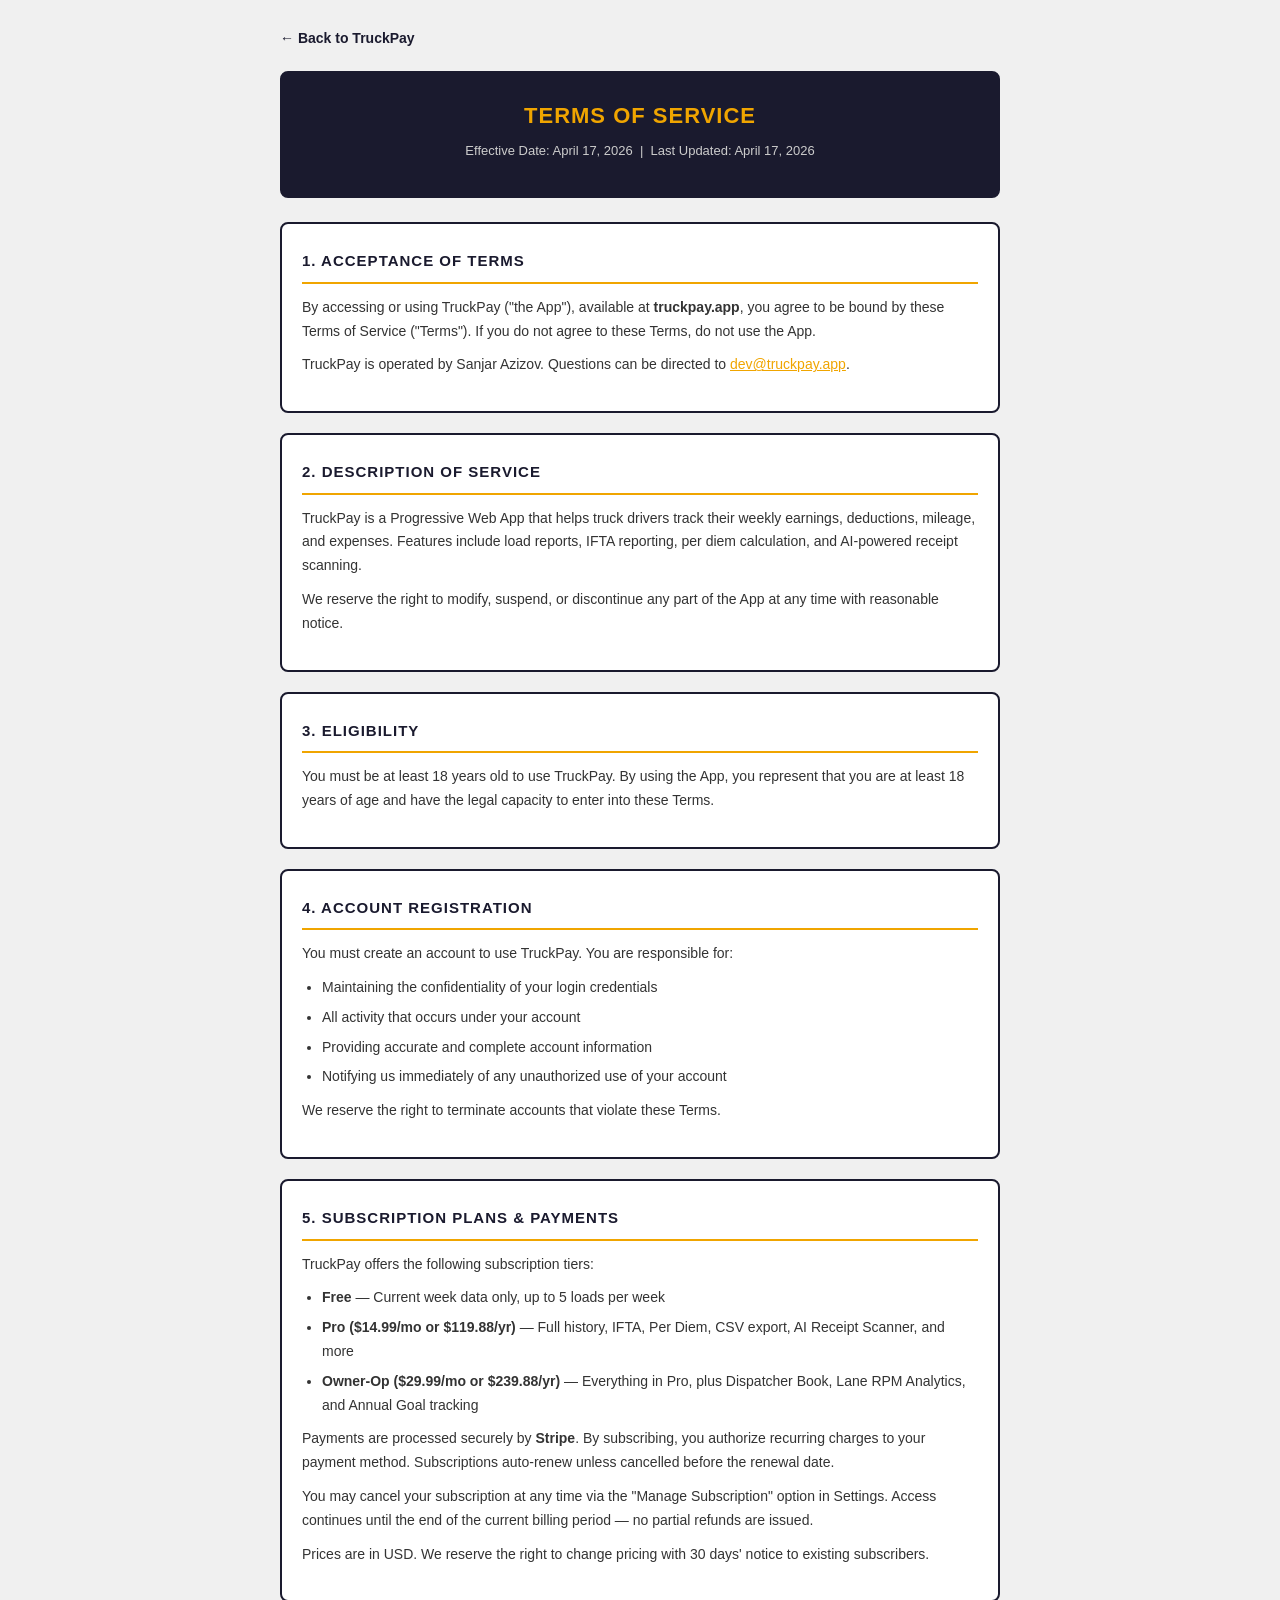
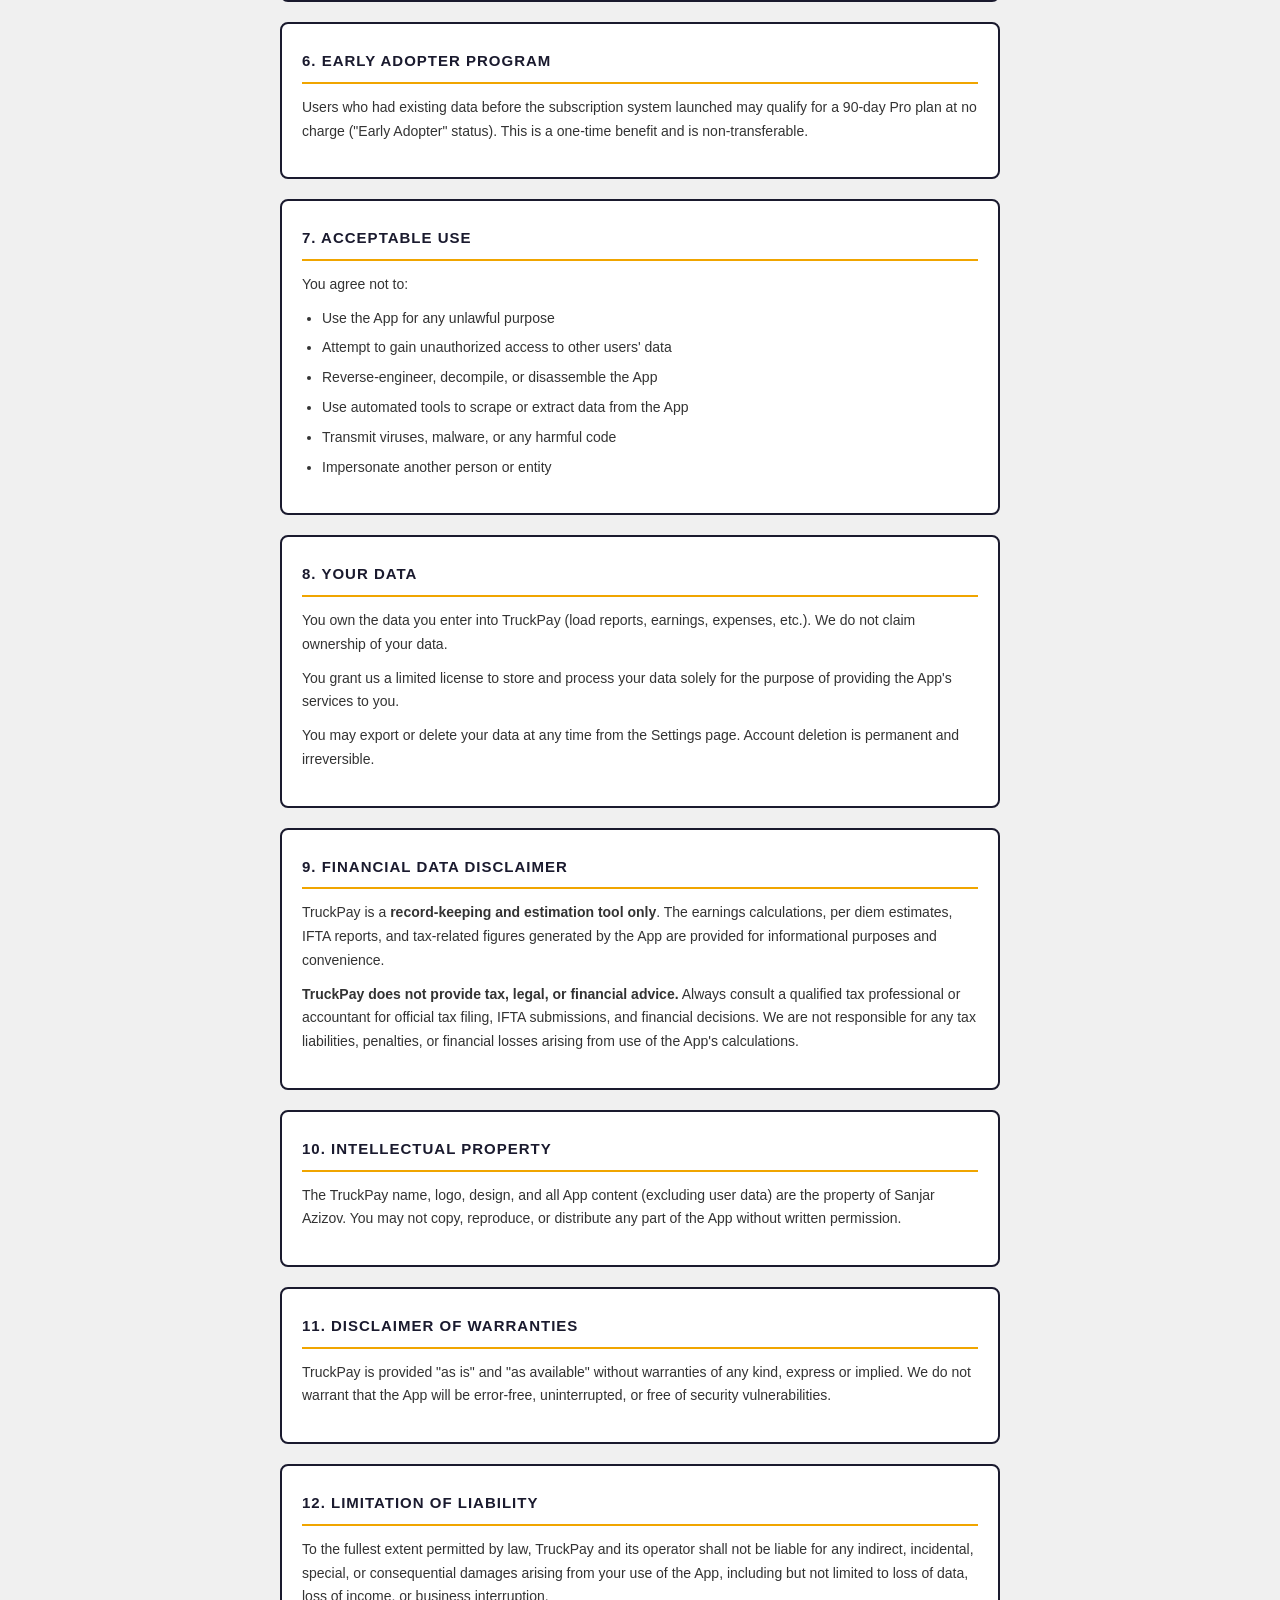
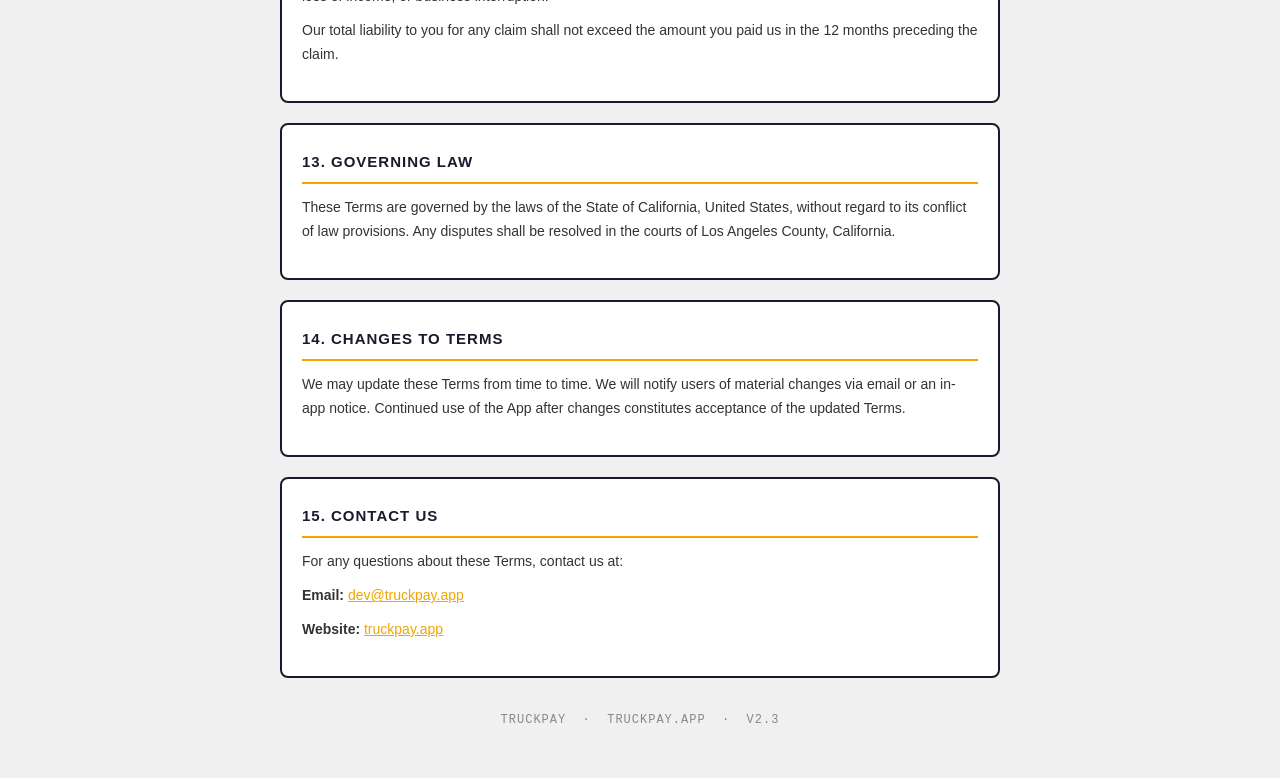
<file: public/terms-of-service.html>
<!DOCTYPE html>
<html lang="en">
<head>
  <meta charset="UTF-8" />
  <meta name="viewport" content="width=device-width, initial-scale=1.0" />
  <title>Terms of Service — TruckPay</title>
  <style>
    * { box-sizing: border-box; margin: 0; padding: 0; }
    body {
      font-family: -apple-system, BlinkMacSystemFont, 'Segoe UI', sans-serif;
      background: #f0f0f0;
      color: #1a1a2e;
      line-height: 1.7;
      padding: 24px 16px 48px;
    }
    .container { max-width: 720px; margin: 0 auto; }
    .header {
      background: #1a1a2e;
      color: #f0a500;
      text-align: center;
      padding: 24px 20px;
      border: 2px solid #1a1a2e;
      border-radius: 8px;
      margin-bottom: 24px;
    }
    .header h1 {
      font-size: 22px;
      font-weight: 800;
      text-transform: uppercase;
      letter-spacing: 1px;
    }
    .header p { color: #ccc; font-size: 13px; margin-top: 6px; }
    .back-link {
      display: inline-block;
      margin-bottom: 20px;
      color: #1a1a2e;
      font-weight: 700;
      text-decoration: none;
      font-size: 14px;
    }
    .back-link:hover { color: #f0a500; }
    .card {
      background: #fff;
      border: 2px solid #1a1a2e;
      border-radius: 8px;
      padding: 24px 20px;
      margin-bottom: 20px;
    }
    h2 {
      font-size: 15px;
      font-weight: 800;
      text-transform: uppercase;
      letter-spacing: 1px;
      color: #1a1a2e;
      margin-bottom: 12px;
      padding-bottom: 8px;
      border-bottom: 2px solid #f0a500;
    }
    p { font-size: 14px; color: #333; margin-bottom: 10px; }
    ul { padding-left: 20px; margin-bottom: 10px; }
    ul li { font-size: 14px; color: #333; margin-bottom: 6px; }
    a { color: #f0a500; }
    .footer {
      text-align: center;
      font-size: 12px;
      color: #888;
      margin-top: 32px;
      font-family: monospace;
      letter-spacing: 1px;
    }
  </style>
</head>
<body>
  <div class="container">
    <a class="back-link" href="/">← Back to TruckPay</a>

    <div class="header">
      <h1>Terms of Service</h1>
      <p>Effective Date: April 17, 2026 &nbsp;|&nbsp; Last Updated: April 17, 2026</p>
    </div>

    <div class="card">
      <h2>1. Acceptance of Terms</h2>
      <p>By accessing or using TruckPay ("the App"), available at <strong>truckpay.app</strong>, you agree to be bound by these Terms of Service ("Terms"). If you do not agree to these Terms, do not use the App.</p>
      <p>TruckPay is operated by Sanjar Azizov. Questions can be directed to <a href="mailto:dev@truckpay.app">dev@truckpay.app</a>.</p>
    </div>

    <div class="card">
      <h2>2. Description of Service</h2>
      <p>TruckPay is a Progressive Web App that helps truck drivers track their weekly earnings, deductions, mileage, and expenses. Features include load reports, IFTA reporting, per diem calculation, and AI-powered receipt scanning.</p>
      <p>We reserve the right to modify, suspend, or discontinue any part of the App at any time with reasonable notice.</p>
    </div>

    <div class="card">
      <h2>3. Eligibility</h2>
      <p>You must be at least 18 years old to use TruckPay. By using the App, you represent that you are at least 18 years of age and have the legal capacity to enter into these Terms.</p>
    </div>

    <div class="card">
      <h2>4. Account Registration</h2>
      <p>You must create an account to use TruckPay. You are responsible for:</p>
      <ul>
        <li>Maintaining the confidentiality of your login credentials</li>
        <li>All activity that occurs under your account</li>
        <li>Providing accurate and complete account information</li>
        <li>Notifying us immediately of any unauthorized use of your account</li>
      </ul>
      <p>We reserve the right to terminate accounts that violate these Terms.</p>
    </div>

    <div class="card">
      <h2>5. Subscription Plans & Payments</h2>
      <p>TruckPay offers the following subscription tiers:</p>
      <ul>
        <li><strong>Free</strong> — Current week data only, up to 5 loads per week</li>
        <li><strong>Pro ($14.99/mo or $119.88/yr)</strong> — Full history, IFTA, Per Diem, CSV export, AI Receipt Scanner, and more</li>
        <li><strong>Owner-Op ($29.99/mo or $239.88/yr)</strong> — Everything in Pro, plus Dispatcher Book, Lane RPM Analytics, and Annual Goal tracking</li>
      </ul>
      <p>Payments are processed securely by <strong>Stripe</strong>. By subscribing, you authorize recurring charges to your payment method. Subscriptions auto-renew unless cancelled before the renewal date.</p>
      <p>You may cancel your subscription at any time via the "Manage Subscription" option in Settings. Access continues until the end of the current billing period — no partial refunds are issued.</p>
      <p>Prices are in USD. We reserve the right to change pricing with 30 days' notice to existing subscribers.</p>
    </div>

    <div class="card">
      <h2>6. Early Adopter Program</h2>
      <p>Users who had existing data before the subscription system launched may qualify for a 90-day Pro plan at no charge ("Early Adopter" status). This is a one-time benefit and is non-transferable.</p>
    </div>

    <div class="card">
      <h2>7. Acceptable Use</h2>
      <p>You agree not to:</p>
      <ul>
        <li>Use the App for any unlawful purpose</li>
        <li>Attempt to gain unauthorized access to other users' data</li>
        <li>Reverse-engineer, decompile, or disassemble the App</li>
        <li>Use automated tools to scrape or extract data from the App</li>
        <li>Transmit viruses, malware, or any harmful code</li>
        <li>Impersonate another person or entity</li>
      </ul>
    </div>

    <div class="card">
      <h2>8. Your Data</h2>
      <p>You own the data you enter into TruckPay (load reports, earnings, expenses, etc.). We do not claim ownership of your data.</p>
      <p>You grant us a limited license to store and process your data solely for the purpose of providing the App's services to you.</p>
      <p>You may export or delete your data at any time from the Settings page. Account deletion is permanent and irreversible.</p>
    </div>

    <div class="card">
      <h2>9. Financial Data Disclaimer</h2>
      <p>TruckPay is a <strong>record-keeping and estimation tool only</strong>. The earnings calculations, per diem estimates, IFTA reports, and tax-related figures generated by the App are provided for informational purposes and convenience.</p>
      <p><strong>TruckPay does not provide tax, legal, or financial advice.</strong> Always consult a qualified tax professional or accountant for official tax filing, IFTA submissions, and financial decisions. We are not responsible for any tax liabilities, penalties, or financial losses arising from use of the App's calculations.</p>
    </div>

    <div class="card">
      <h2>10. Intellectual Property</h2>
      <p>The TruckPay name, logo, design, and all App content (excluding user data) are the property of Sanjar Azizov. You may not copy, reproduce, or distribute any part of the App without written permission.</p>
    </div>

    <div class="card">
      <h2>11. Disclaimer of Warranties</h2>
      <p>TruckPay is provided "as is" and "as available" without warranties of any kind, express or implied. We do not warrant that the App will be error-free, uninterrupted, or free of security vulnerabilities.</p>
    </div>

    <div class="card">
      <h2>12. Limitation of Liability</h2>
      <p>To the fullest extent permitted by law, TruckPay and its operator shall not be liable for any indirect, incidental, special, or consequential damages arising from your use of the App, including but not limited to loss of data, loss of income, or business interruption.</p>
      <p>Our total liability to you for any claim shall not exceed the amount you paid us in the 12 months preceding the claim.</p>
    </div>

    <div class="card">
      <h2>13. Governing Law</h2>
      <p>These Terms are governed by the laws of the State of California, United States, without regard to its conflict of law provisions. Any disputes shall be resolved in the courts of Los Angeles County, California.</p>
    </div>

    <div class="card">
      <h2>14. Changes to Terms</h2>
      <p>We may update these Terms from time to time. We will notify users of material changes via email or an in-app notice. Continued use of the App after changes constitutes acceptance of the updated Terms.</p>
    </div>

    <div class="card">
      <h2>15. Contact Us</h2>
      <p>For any questions about these Terms, contact us at:</p>
      <p><strong>Email:</strong> <a href="mailto:dev@truckpay.app">dev@truckpay.app</a></p>
      <p><strong>Website:</strong> <a href="https://truckpay.app">truckpay.app</a></p>
    </div>

    <div class="footer">TRUCKPAY &nbsp;·&nbsp; TRUCKPAY.APP &nbsp;·&nbsp; V2.3</div>
  </div>
</body>
</html>
</file>
